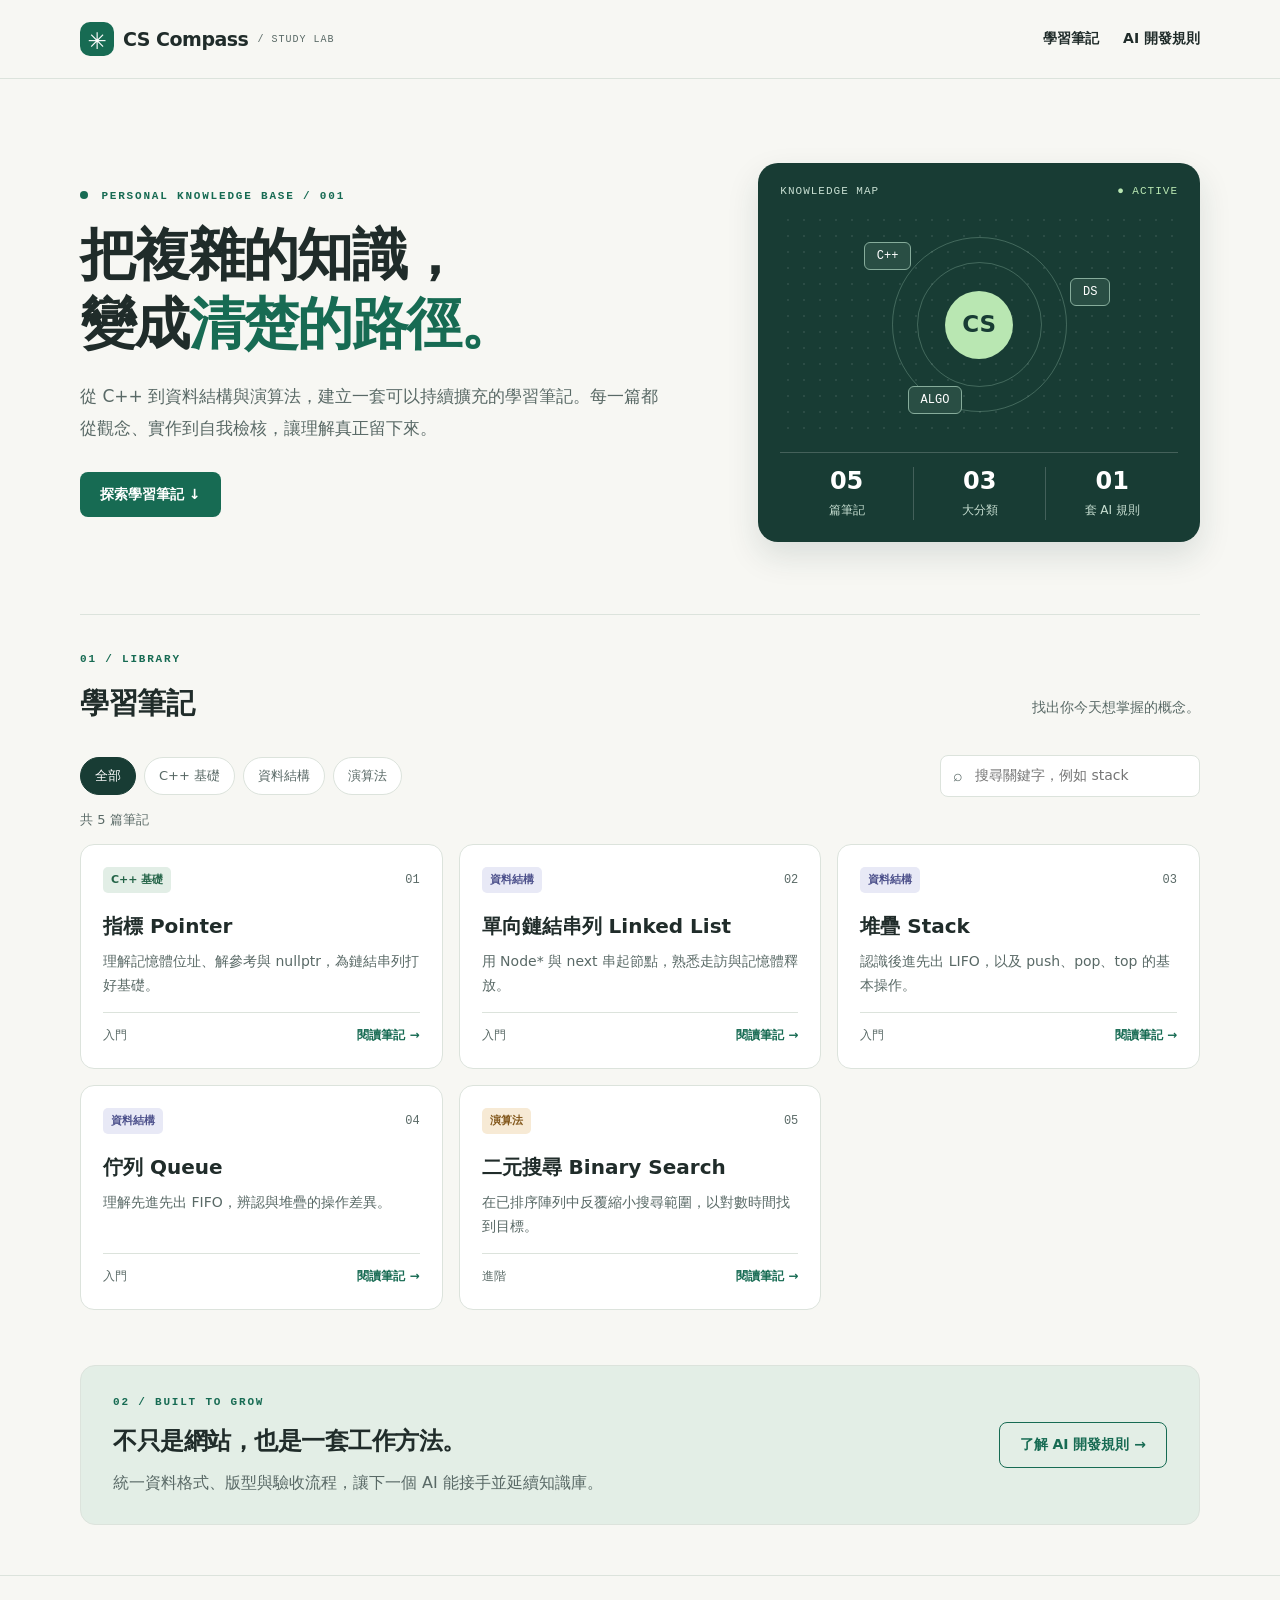
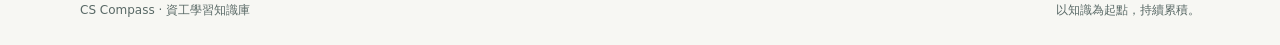
<file: index.html>
<!doctype html>
<html lang="zh-Hant"><head><meta charset="utf-8"><meta name="viewport" content="width=device-width, initial-scale=1"><meta name="description" content="CS Compass 資工學習知識庫"><title>首頁 | CS Compass</title><link rel="stylesheet" href="assets/style.css"><script defer src="assets/app.js"></script></head>
<body><a class="skip" href="#main">跳至主要內容</a><header><div class="shell nav"><a class="brand" href="index.html"><span class="logo" aria-hidden="true">✳</span> CS Compass<span class="brand-sub"> / STUDY LAB</span></a><nav aria-label="主要導覽"><a href="index.html#library">學習筆記</a><a href="workflow.html">AI 開發規則</a></nav></div></header><main id="main" class="shell"><section class="hero"><div><p class="eyebrow"><span class="dot"></span> PERSONAL KNOWLEDGE BASE / 001</p><h1>把複雜的知識，<br>變成<span class="accent">清楚的路徑。</span></h1><p class="lead">從 C++ 到資料結構與演算法，建立一套可以持續擴充的學習筆記。每一篇都從觀念、實作到自我檢核，讓理解真正留下來。</p><a class="primary" href="#library">探索學習筆記 ↓</a></div><aside class="hero-panel" aria-label="知識庫概況"><div class="panel-top"><span>KNOWLEDGE MAP</span><span class="live">● ACTIVE</span></div><div class="map"><div class="orbit o1"></div><div class="orbit o2"></div><div class="center-node">CS</div><span class="map-node node1">C++</span><span class="map-node node2">DS</span><span class="map-node node3">ALGO</span></div><div class="stats"><div><strong>05</strong><span>篇筆記</span></div><div><strong>03</strong><span>大分類</span></div><div><strong>01</strong><span>套 AI 規則</span></div></div></aside></section><section id="library" class="library"><div class="section-head"><div><p class="eyebrow">01 / LIBRARY</p><h2>學習筆記</h2></div><p>找出你今天想掌握的概念。</p></div><div class="toolbar"><div class="filters" aria-label="筆記分類"><button type="button" class="filter" data-filter="all" aria-pressed="true">全部</button><button type="button" class="filter" data-filter="cpp" aria-pressed="false">C++ 基礎</button><button type="button" class="filter" data-filter="structure" aria-pressed="false">資料結構</button><button type="button" class="filter" data-filter="algorithm" aria-pressed="false">演算法</button></div><label class="search"><span aria-hidden="true">⌕</span><input id="search" type="search" placeholder="搜尋關鍵字，例如 stack" aria-label="搜尋學習筆記"></label></div><p id="result-count" class="result" aria-live="polite">共 5 篇筆記</p><div class="cards"><article class="note-card" data-category="cpp" data-search="指標 Pointer 理解記憶體位址、解參考與 nullptr，為鏈結串列打好基礎。 C++ 基礎 指標儲存物件的位址；&amp;x 取得 x 的位址。 *p 取得 p 指向的物件，可以透過它修改該物件。 nullptr 表示未指向有效物件；不能對它解參考。"><div class="card-top"><span class="tag cpp">C++ 基礎</span><span class="num">01</span></div><h3><a href="notes/cpp-pointer.html">指標 Pointer</a></h3><p>理解記憶體位址、解參考與 nullptr，為鏈結串列打好基礎。</p><div class="card-bottom"><span>入門</span><a class="read" href="notes/cpp-pointer.html" aria-label="閱讀 指標 Pointer">閱讀筆記 →</a></div></article><article class="note-card" data-category="structure" data-search="單向鏈結串列 Linked List 用 Node* 與 next 串起節點，熟悉走訪與記憶體釋放。 資料結構 每個 Node 儲存資料 data 與下一個節點的位址 next。 head 指向第一個節點；最後一個節點的 next 為 nullptr。 走訪時可使用額外指標 cur，以免改變代表串列起點的 head。"><div class="card-top"><span class="tag structure">資料結構</span><span class="num">02</span></div><h3><a href="notes/linked-list.html">單向鏈結串列 Linked List</a></h3><p>用 Node* 與 next 串起節點，熟悉走訪與記憶體釋放。</p><div class="card-bottom"><span>入門</span><a class="read" href="notes/linked-list.html" aria-label="閱讀 單向鏈結串列 Linked List">閱讀筆記 →</a></div></article><article class="note-card" data-category="structure" data-search="堆疊 Stack 認識後進先出 LIFO，以及 push、pop、top 的基本操作。 資料結構 Stack 是 Last In, First Out (LIFO) 的資料結構。 push 加入頂端；pop 移除頂端；top 查看頂端。 C++ std::stack 的 pop 不回傳元素，須先使用 top 讀取。"><div class="card-top"><span class="tag structure">資料結構</span><span class="num">03</span></div><h3><a href="notes/stack.html">堆疊 Stack</a></h3><p>認識後進先出 LIFO，以及 push、pop、top 的基本操作。</p><div class="card-bottom"><span>入門</span><a class="read" href="notes/stack.html" aria-label="閱讀 堆疊 Stack">閱讀筆記 →</a></div></article><article class="note-card" data-category="structure" data-search="佇列 Queue 理解先進先出 FIFO，辨認與堆疊的操作差異。 資料結構 Queue 是 First In, First Out (FIFO) 的資料結構。 push 將元素加入尾端，pop 移除前端元素，front 查看前端。 排隊與廣度優先搜尋 (BFS) 都可使用佇列的先進先出特性。"><div class="card-top"><span class="tag structure">資料結構</span><span class="num">04</span></div><h3><a href="notes/queue.html">佇列 Queue</a></h3><p>理解先進先出 FIFO，辨認與堆疊的操作差異。</p><div class="card-bottom"><span>入門</span><a class="read" href="notes/queue.html" aria-label="閱讀 佇列 Queue">閱讀筆記 →</a></div></article><article class="note-card" data-category="algorithm" data-search="二元搜尋 Binary Search 在已排序陣列中反覆縮小搜尋範圍，以對數時間找到目標。 演算法 先確認陣列由小到大排序。 維護半開區間 [left, right)，每次檢查中點。 若中點值比目標小，就令 left = mid + 1；若較大，就令 right = mid。"><div class="card-top"><span class="tag algorithm">演算法</span><span class="num">05</span></div><h3><a href="notes/binary-search.html">二元搜尋 Binary Search</a></h3><p>在已排序陣列中反覆縮小搜尋範圍，以對數時間找到目標。</p><div class="card-bottom"><span>進階</span><a class="read" href="notes/binary-search.html" aria-label="閱讀 二元搜尋 Binary Search">閱讀筆記 →</a></div></article></div><p id="empty" hidden>沒有符合的筆記，請試試其他關鍵字或分類。</p><noscript>未啟用 JavaScript，仍可閱讀所有筆記；搜尋與篩選需啟用 JavaScript。</noscript></section><section class="callout"><div><p class="eyebrow">02 / BUILT TO GROW</p><h2>不只是網站，也是一套工作方法。</h2><p>統一資料格式、版型與驗收流程，讓下一個 AI 能接手並延續知識庫。</p></div><a class="secondary" href="workflow.html">了解 AI 開發規則 →</a></section></main><footer><div class="shell foot"><span>CS Compass · 資工學習知識庫</span><span>以知識為起點，持續累積。</span></div></footer></body></html>
</file>
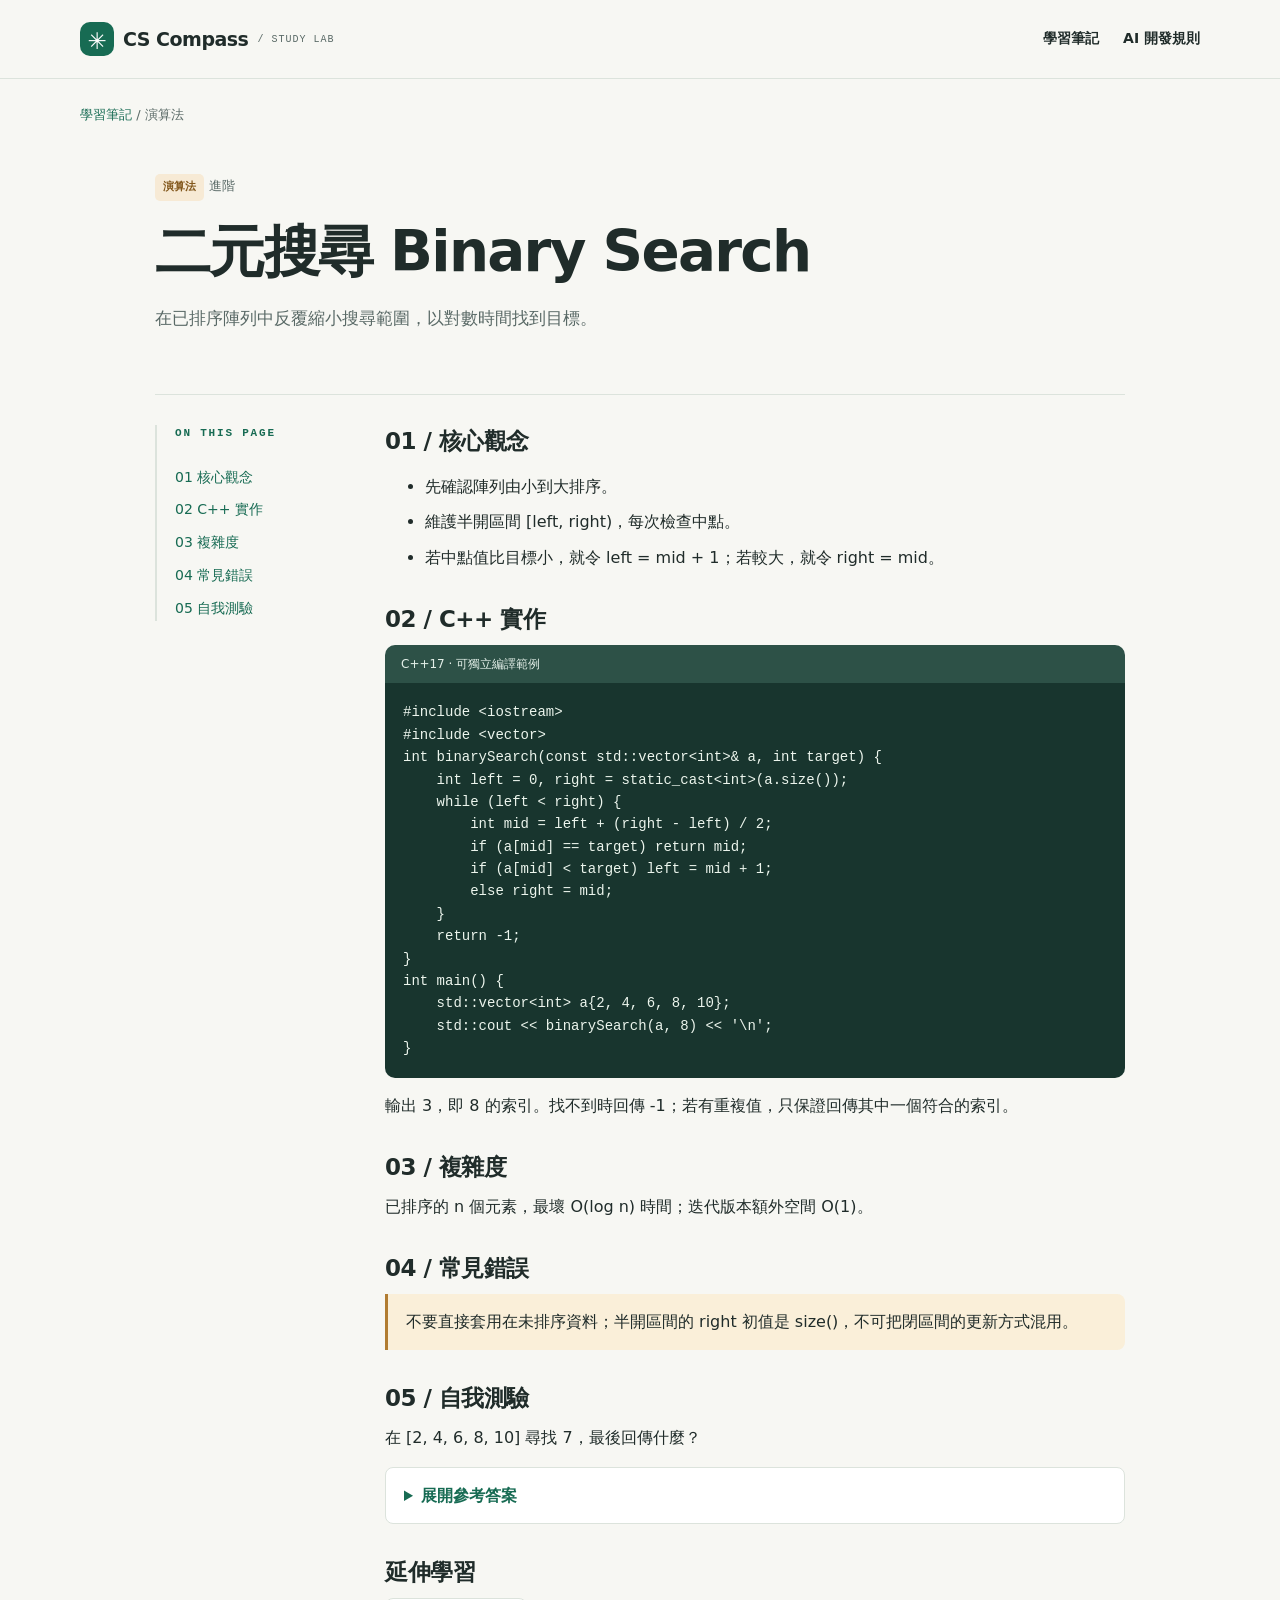
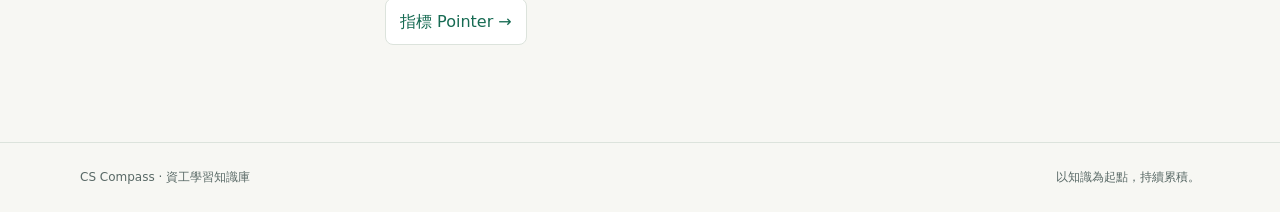
<file: binary-search.html>
<!doctype html>
<html lang="zh-Hant"><head><meta charset="utf-8"><meta name="viewport" content="width=device-width, initial-scale=1"><meta name="description" content="CS Compass 資工學習知識庫"><title>二元搜尋 Binary Search | CS Compass</title><link rel="stylesheet" href="../assets/style.css"><script defer src="../assets/app.js"></script></head>
<body><a class="skip" href="#main">跳至主要內容</a><header><div class="shell nav"><a class="brand" href="../index.html"><span class="logo" aria-hidden="true">✳</span> CS Compass<span class="brand-sub"> / STUDY LAB</span></a><nav aria-label="主要導覽"><a href="../index.html#library">學習筆記</a><a href="../workflow.html">AI 開發規則</a></nav></div></header><main id="main" class="shell"><div class="breadcrumb"><a href="../index.html#library">學習筆記</a> / 演算法</div><article class="article"><div class="article-head"><span class="tag algorithm">演算法</span> <span class="muted">進階</span><h1>二元搜尋 Binary Search</h1><p class="lead">在已排序陣列中反覆縮小搜尋範圍，以對數時間找到目標。</p></div><div class="article-grid"><aside class="toc"><p class="eyebrow">ON THIS PAGE</p><a href="#concept">01 核心觀念</a><a href="#example">02 C++ 實作</a><a href="#complexity">03 複雜度</a><a href="#mistake">04 常見錯誤</a><a href="#quiz">05 自我測驗</a></aside><div class="article-body"><section id="concept"><h2>01 / 核心觀念</h2><ul><li>先確認陣列由小到大排序。</li><li>維護半開區間 [left, right)，每次檢查中點。</li><li>若中點值比目標小，就令 left = mid + 1；若較大，就令 right = mid。</li></ul></section><section id="example"><h2>02 / C++ 實作</h2><div class="code-label">C++17 · 可獨立編譯範例</div><pre><code>#include &lt;iostream&gt;
#include &lt;vector&gt;
int binarySearch(const std::vector&lt;int&gt;&amp; a, int target) {
    int left = 0, right = static_cast&lt;int&gt;(a.size());
    while (left &lt; right) {
        int mid = left + (right - left) / 2;
        if (a[mid] == target) return mid;
        if (a[mid] &lt; target) left = mid + 1;
        else right = mid;
    }
    return -1;
}
int main() {
    std::vector&lt;int&gt; a{2, 4, 6, 8, 10};
    std::cout &lt;&lt; binarySearch(a, 8) &lt;&lt; &#x27;\n&#x27;;
}</code></pre><p>輸出 3，即 8 的索引。找不到時回傳 -1；若有重複值，只保證回傳其中一個符合的索引。</p></section><section id="complexity"><h2>03 / 複雜度</h2><p>已排序的 n 個元素，最壞 O(log n) 時間；迭代版本額外空間 O(1)。</p></section><section id="mistake"><h2>04 / 常見錯誤</h2><p class="warning">不要直接套用在未排序資料；半開區間的 right 初值是 size()，不可把閉區間的更新方式混用。</p></section><section id="quiz"><h2>05 / 自我測驗</h2><p>在 [2, 4, 6, 8, 10] 尋找 7，最後回傳什麼？</p><details><summary>展開參考答案</summary><p>-1，因為搜尋範圍縮小至空區間後仍未找到 7。</p></details></section><section><h2>延伸學習</h2><a class="related" href="cpp-pointer.html">指標 Pointer →</a></section></div></div></article></main><footer><div class="shell foot"><span>CS Compass · 資工學習知識庫</span><span>以知識為起點，持續累積。</span></div></footer></body></html>
</file>
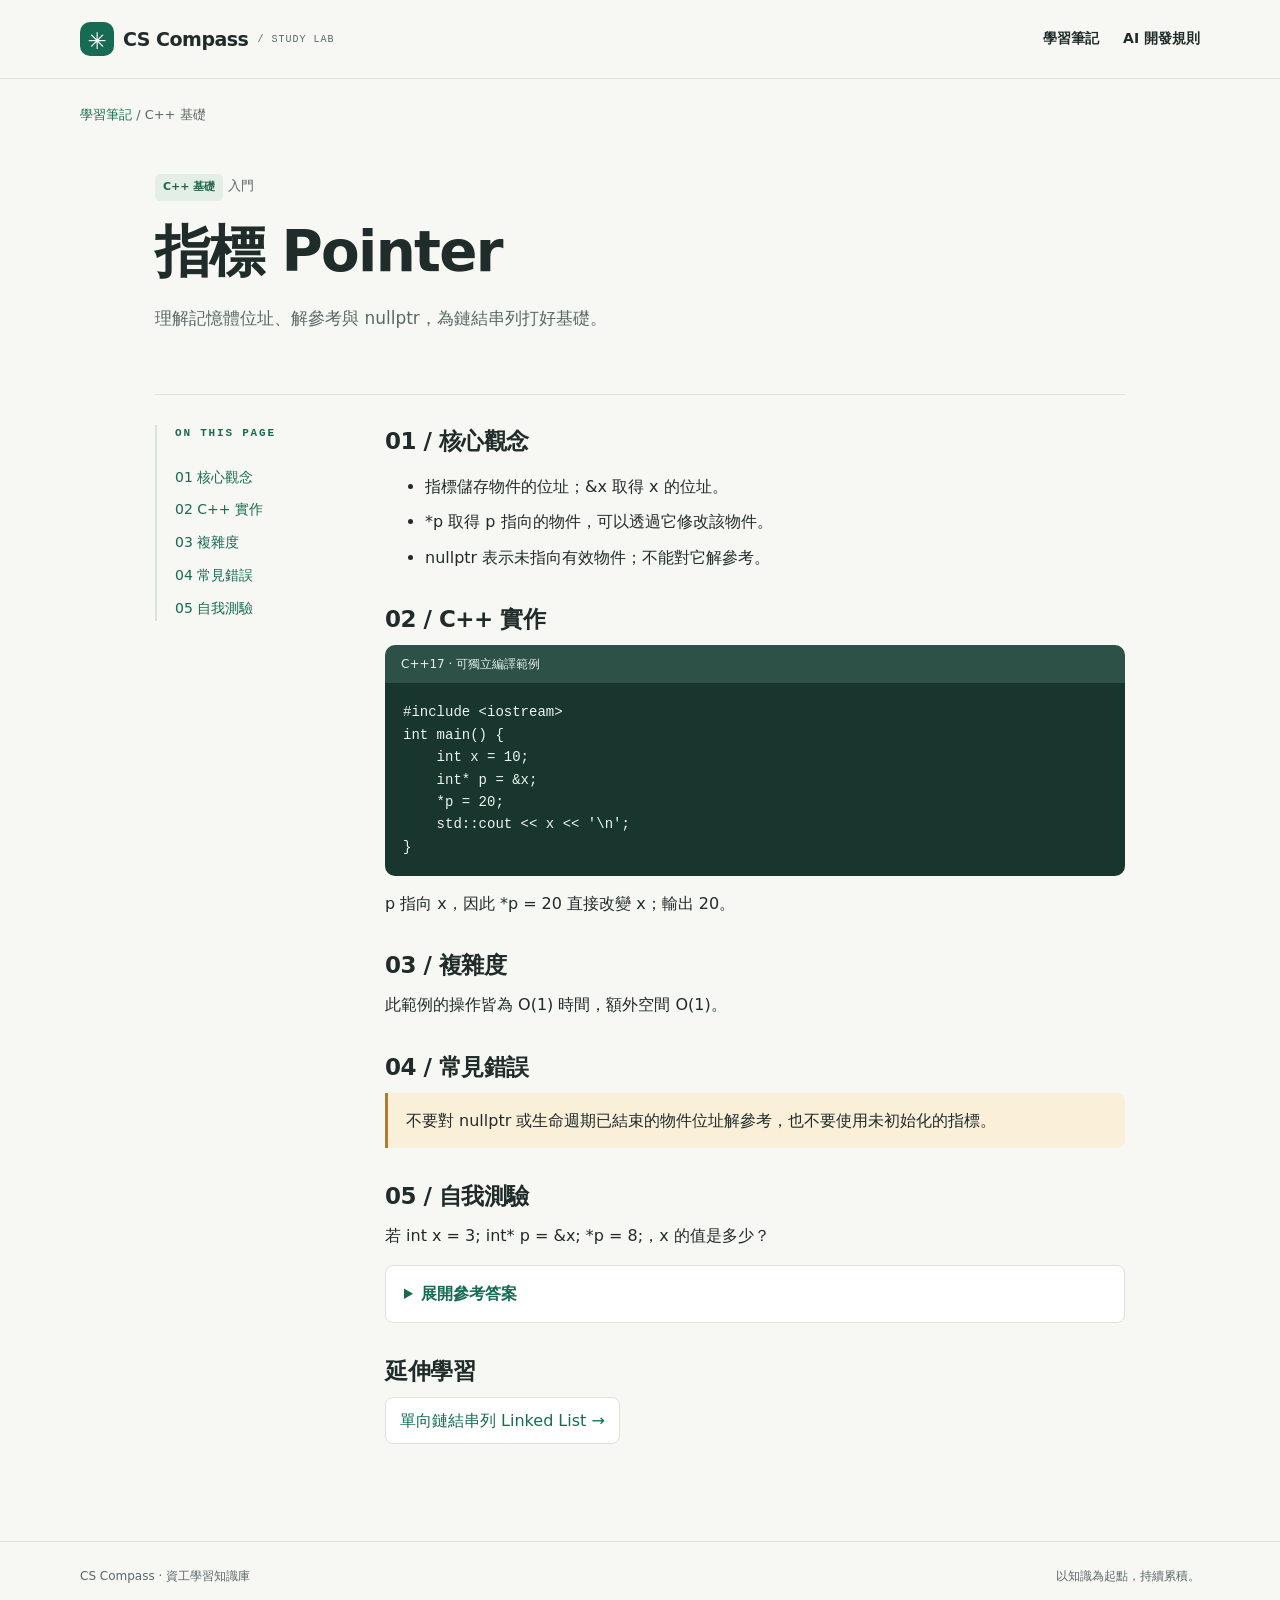
<file: cpp-pointer.html>
<!doctype html>
<html lang="zh-Hant"><head><meta charset="utf-8"><meta name="viewport" content="width=device-width, initial-scale=1"><meta name="description" content="CS Compass 資工學習知識庫"><title>指標 Pointer | CS Compass</title><link rel="stylesheet" href="../assets/style.css"><script defer src="../assets/app.js"></script></head>
<body><a class="skip" href="#main">跳至主要內容</a><header><div class="shell nav"><a class="brand" href="../index.html"><span class="logo" aria-hidden="true">✳</span> CS Compass<span class="brand-sub"> / STUDY LAB</span></a><nav aria-label="主要導覽"><a href="../index.html#library">學習筆記</a><a href="../workflow.html">AI 開發規則</a></nav></div></header><main id="main" class="shell"><div class="breadcrumb"><a href="../index.html#library">學習筆記</a> / C++ 基礎</div><article class="article"><div class="article-head"><span class="tag cpp">C++ 基礎</span> <span class="muted">入門</span><h1>指標 Pointer</h1><p class="lead">理解記憶體位址、解參考與 nullptr，為鏈結串列打好基礎。</p></div><div class="article-grid"><aside class="toc"><p class="eyebrow">ON THIS PAGE</p><a href="#concept">01 核心觀念</a><a href="#example">02 C++ 實作</a><a href="#complexity">03 複雜度</a><a href="#mistake">04 常見錯誤</a><a href="#quiz">05 自我測驗</a></aside><div class="article-body"><section id="concept"><h2>01 / 核心觀念</h2><ul><li>指標儲存物件的位址；&amp;x 取得 x 的位址。</li><li>*p 取得 p 指向的物件，可以透過它修改該物件。</li><li>nullptr 表示未指向有效物件；不能對它解參考。</li></ul></section><section id="example"><h2>02 / C++ 實作</h2><div class="code-label">C++17 · 可獨立編譯範例</div><pre><code>#include &lt;iostream&gt;
int main() {
    int x = 10;
    int* p = &amp;x;
    *p = 20;
    std::cout &lt;&lt; x &lt;&lt; &#x27;\n&#x27;;
}</code></pre><p>p 指向 x，因此 *p = 20 直接改變 x；輸出 20。</p></section><section id="complexity"><h2>03 / 複雜度</h2><p>此範例的操作皆為 O(1) 時間，額外空間 O(1)。</p></section><section id="mistake"><h2>04 / 常見錯誤</h2><p class="warning">不要對 nullptr 或生命週期已結束的物件位址解參考，也不要使用未初始化的指標。</p></section><section id="quiz"><h2>05 / 自我測驗</h2><p>若 int x = 3; int* p = &amp;x; *p = 8;，x 的值是多少？</p><details><summary>展開參考答案</summary><p>8，因為 *p 操作的是 x 本身。</p></details></section><section><h2>延伸學習</h2><a class="related" href="linked-list.html">單向鏈結串列 Linked List →</a></section></div></div></article></main><footer><div class="shell foot"><span>CS Compass · 資工學習知識庫</span><span>以知識為起點，持續累積。</span></div></footer></body></html>
</file>
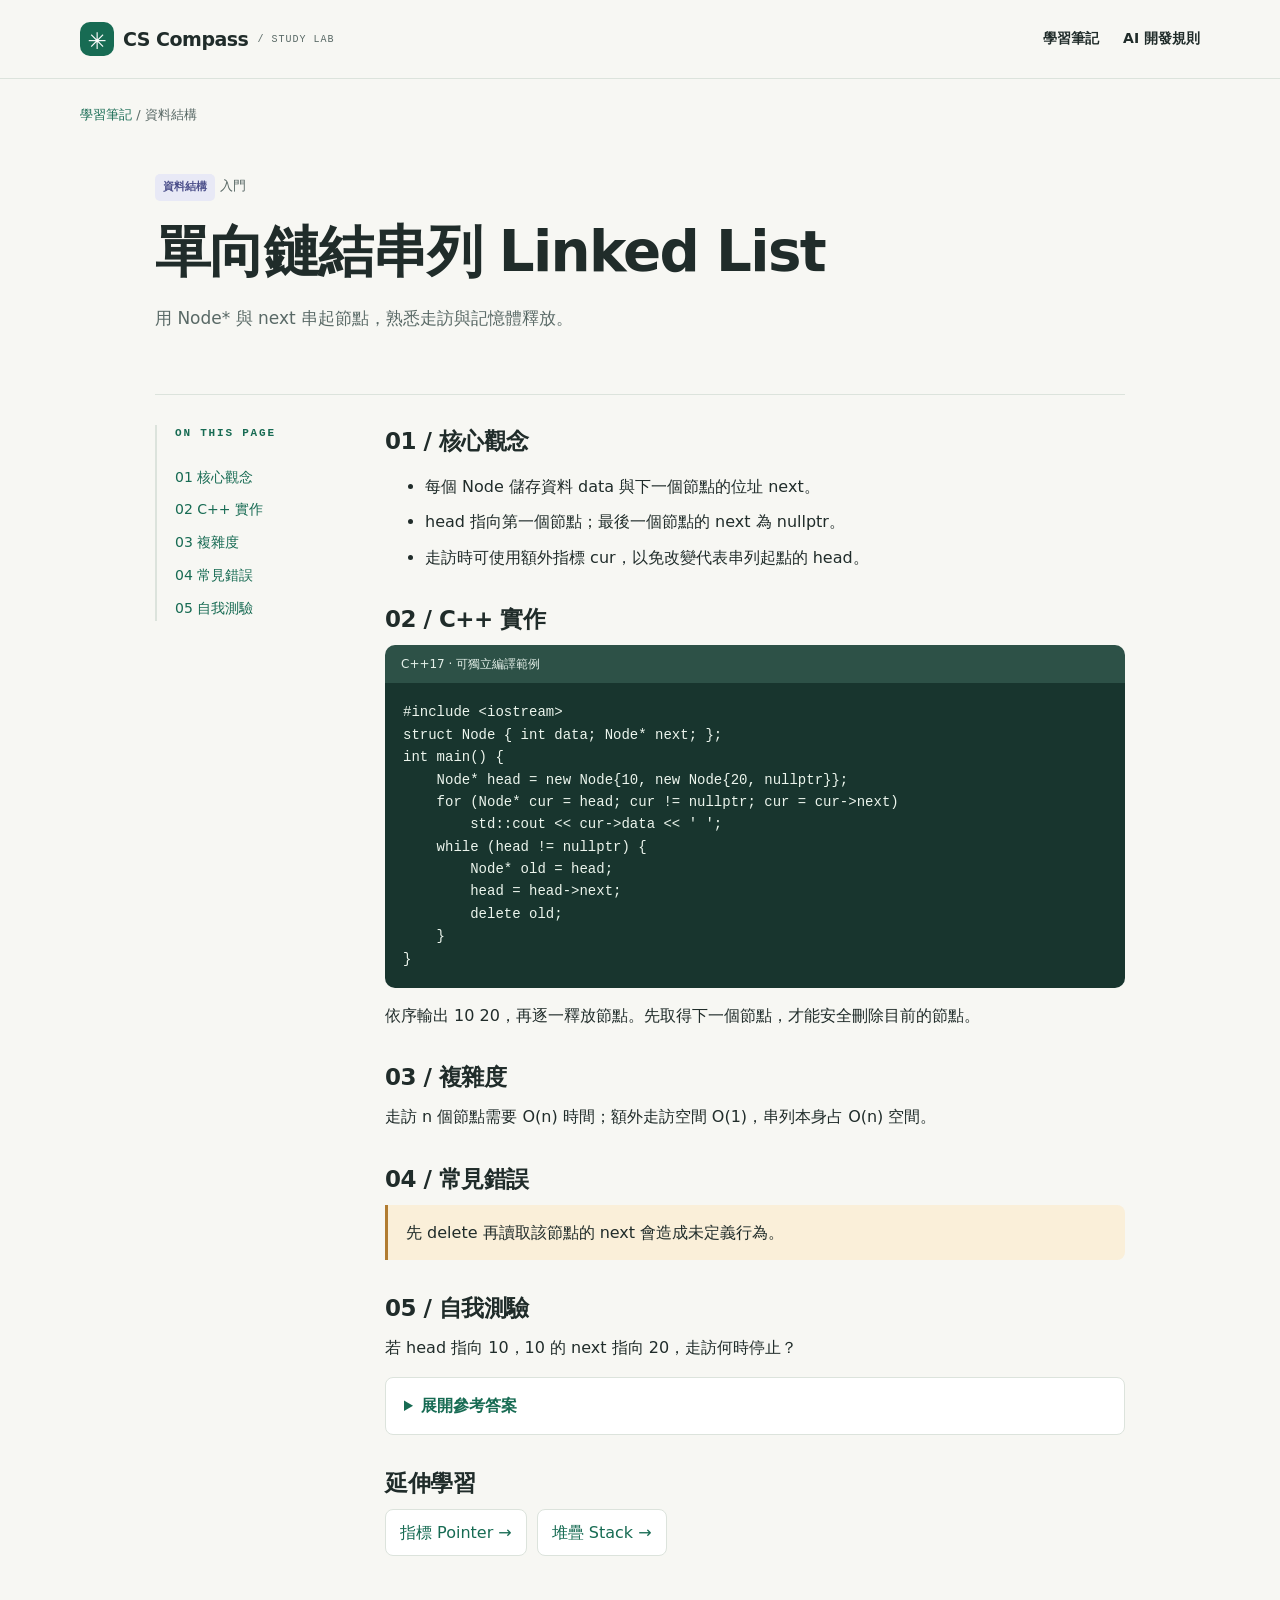
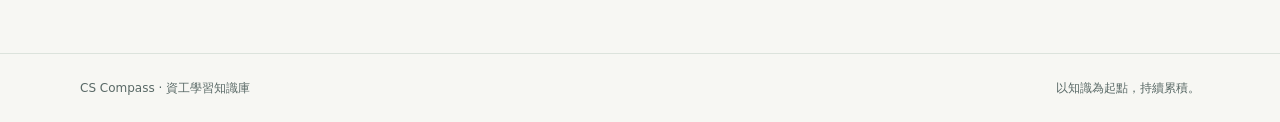
<file: linked-list.html>
<!doctype html>
<html lang="zh-Hant"><head><meta charset="utf-8"><meta name="viewport" content="width=device-width, initial-scale=1"><meta name="description" content="CS Compass 資工學習知識庫"><title>單向鏈結串列 Linked List | CS Compass</title><link rel="stylesheet" href="../assets/style.css"><script defer src="../assets/app.js"></script></head>
<body><a class="skip" href="#main">跳至主要內容</a><header><div class="shell nav"><a class="brand" href="../index.html"><span class="logo" aria-hidden="true">✳</span> CS Compass<span class="brand-sub"> / STUDY LAB</span></a><nav aria-label="主要導覽"><a href="../index.html#library">學習筆記</a><a href="../workflow.html">AI 開發規則</a></nav></div></header><main id="main" class="shell"><div class="breadcrumb"><a href="../index.html#library">學習筆記</a> / 資料結構</div><article class="article"><div class="article-head"><span class="tag structure">資料結構</span> <span class="muted">入門</span><h1>單向鏈結串列 Linked List</h1><p class="lead">用 Node* 與 next 串起節點，熟悉走訪與記憶體釋放。</p></div><div class="article-grid"><aside class="toc"><p class="eyebrow">ON THIS PAGE</p><a href="#concept">01 核心觀念</a><a href="#example">02 C++ 實作</a><a href="#complexity">03 複雜度</a><a href="#mistake">04 常見錯誤</a><a href="#quiz">05 自我測驗</a></aside><div class="article-body"><section id="concept"><h2>01 / 核心觀念</h2><ul><li>每個 Node 儲存資料 data 與下一個節點的位址 next。</li><li>head 指向第一個節點；最後一個節點的 next 為 nullptr。</li><li>走訪時可使用額外指標 cur，以免改變代表串列起點的 head。</li></ul></section><section id="example"><h2>02 / C++ 實作</h2><div class="code-label">C++17 · 可獨立編譯範例</div><pre><code>#include &lt;iostream&gt;
struct Node { int data; Node* next; };
int main() {
    Node* head = new Node{10, new Node{20, nullptr}};
    for (Node* cur = head; cur != nullptr; cur = cur-&gt;next)
        std::cout &lt;&lt; cur-&gt;data &lt;&lt; &#x27; &#x27;;
    while (head != nullptr) {
        Node* old = head;
        head = head-&gt;next;
        delete old;
    }
}</code></pre><p>依序輸出 10 20，再逐一釋放節點。先取得下一個節點，才能安全刪除目前的節點。</p></section><section id="complexity"><h2>03 / 複雜度</h2><p>走訪 n 個節點需要 O(n) 時間；額外走訪空間 O(1)，串列本身占 O(n) 空間。</p></section><section id="mistake"><h2>04 / 常見錯誤</h2><p class="warning">先 delete 再讀取該節點的 next 會造成未定義行為。</p></section><section id="quiz"><h2>05 / 自我測驗</h2><p>若 head 指向 10，10 的 next 指向 20，走訪何時停止？</p><details><summary>展開參考答案</summary><p>當 cur 變成 nullptr 時停止；10 和 20 都會被讀取。</p></details></section><section><h2>延伸學習</h2><a class="related" href="cpp-pointer.html">指標 Pointer →</a><a class="related" href="stack.html">堆疊 Stack →</a></section></div></div></article></main><footer><div class="shell foot"><span>CS Compass · 資工學習知識庫</span><span>以知識為起點，持續累積。</span></div></footer></body></html>
</file>
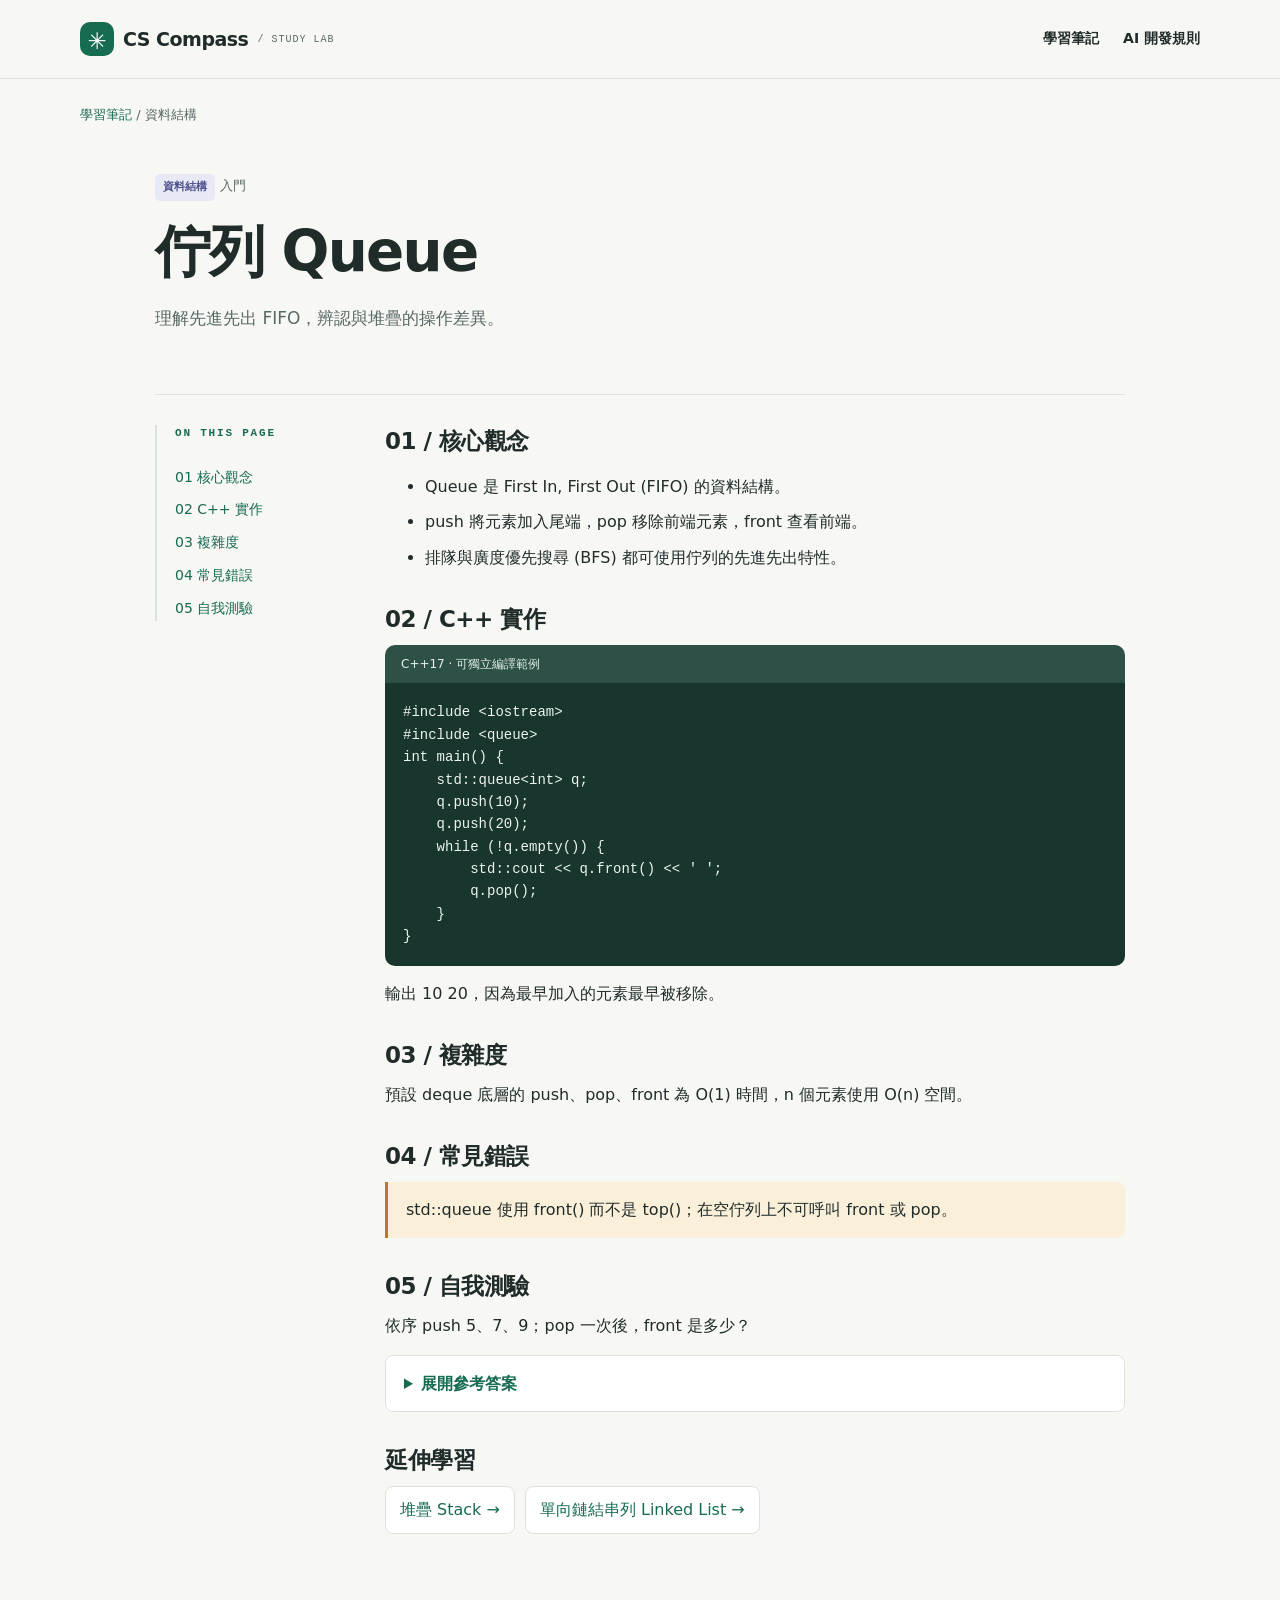
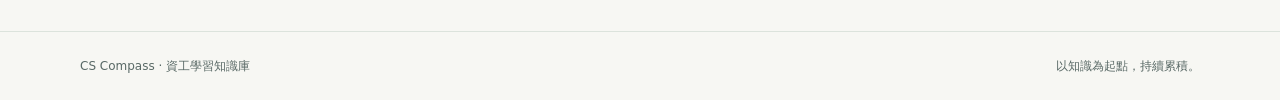
<file: queue.html>
<!doctype html>
<html lang="zh-Hant"><head><meta charset="utf-8"><meta name="viewport" content="width=device-width, initial-scale=1"><meta name="description" content="CS Compass 資工學習知識庫"><title>佇列 Queue | CS Compass</title><link rel="stylesheet" href="../assets/style.css"><script defer src="../assets/app.js"></script></head>
<body><a class="skip" href="#main">跳至主要內容</a><header><div class="shell nav"><a class="brand" href="../index.html"><span class="logo" aria-hidden="true">✳</span> CS Compass<span class="brand-sub"> / STUDY LAB</span></a><nav aria-label="主要導覽"><a href="../index.html#library">學習筆記</a><a href="../workflow.html">AI 開發規則</a></nav></div></header><main id="main" class="shell"><div class="breadcrumb"><a href="../index.html#library">學習筆記</a> / 資料結構</div><article class="article"><div class="article-head"><span class="tag structure">資料結構</span> <span class="muted">入門</span><h1>佇列 Queue</h1><p class="lead">理解先進先出 FIFO，辨認與堆疊的操作差異。</p></div><div class="article-grid"><aside class="toc"><p class="eyebrow">ON THIS PAGE</p><a href="#concept">01 核心觀念</a><a href="#example">02 C++ 實作</a><a href="#complexity">03 複雜度</a><a href="#mistake">04 常見錯誤</a><a href="#quiz">05 自我測驗</a></aside><div class="article-body"><section id="concept"><h2>01 / 核心觀念</h2><ul><li>Queue 是 First In, First Out (FIFO) 的資料結構。</li><li>push 將元素加入尾端，pop 移除前端元素，front 查看前端。</li><li>排隊與廣度優先搜尋 (BFS) 都可使用佇列的先進先出特性。</li></ul></section><section id="example"><h2>02 / C++ 實作</h2><div class="code-label">C++17 · 可獨立編譯範例</div><pre><code>#include &lt;iostream&gt;
#include &lt;queue&gt;
int main() {
    std::queue&lt;int&gt; q;
    q.push(10);
    q.push(20);
    while (!q.empty()) {
        std::cout &lt;&lt; q.front() &lt;&lt; &#x27; &#x27;;
        q.pop();
    }
}</code></pre><p>輸出 10 20，因為最早加入的元素最早被移除。</p></section><section id="complexity"><h2>03 / 複雜度</h2><p>預設 deque 底層的 push、pop、front 為 O(1) 時間，n 個元素使用 O(n) 空間。</p></section><section id="mistake"><h2>04 / 常見錯誤</h2><p class="warning">std::queue 使用 front() 而不是 top()；在空佇列上不可呼叫 front 或 pop。</p></section><section id="quiz"><h2>05 / 自我測驗</h2><p>依序 push 5、7、9；pop 一次後，front 是多少？</p><details><summary>展開參考答案</summary><p>7，因為 5 已先被移除。</p></details></section><section><h2>延伸學習</h2><a class="related" href="stack.html">堆疊 Stack →</a><a class="related" href="linked-list.html">單向鏈結串列 Linked List →</a></section></div></div></article></main><footer><div class="shell foot"><span>CS Compass · 資工學習知識庫</span><span>以知識為起點，持續累積。</span></div></footer></body></html>
</file>
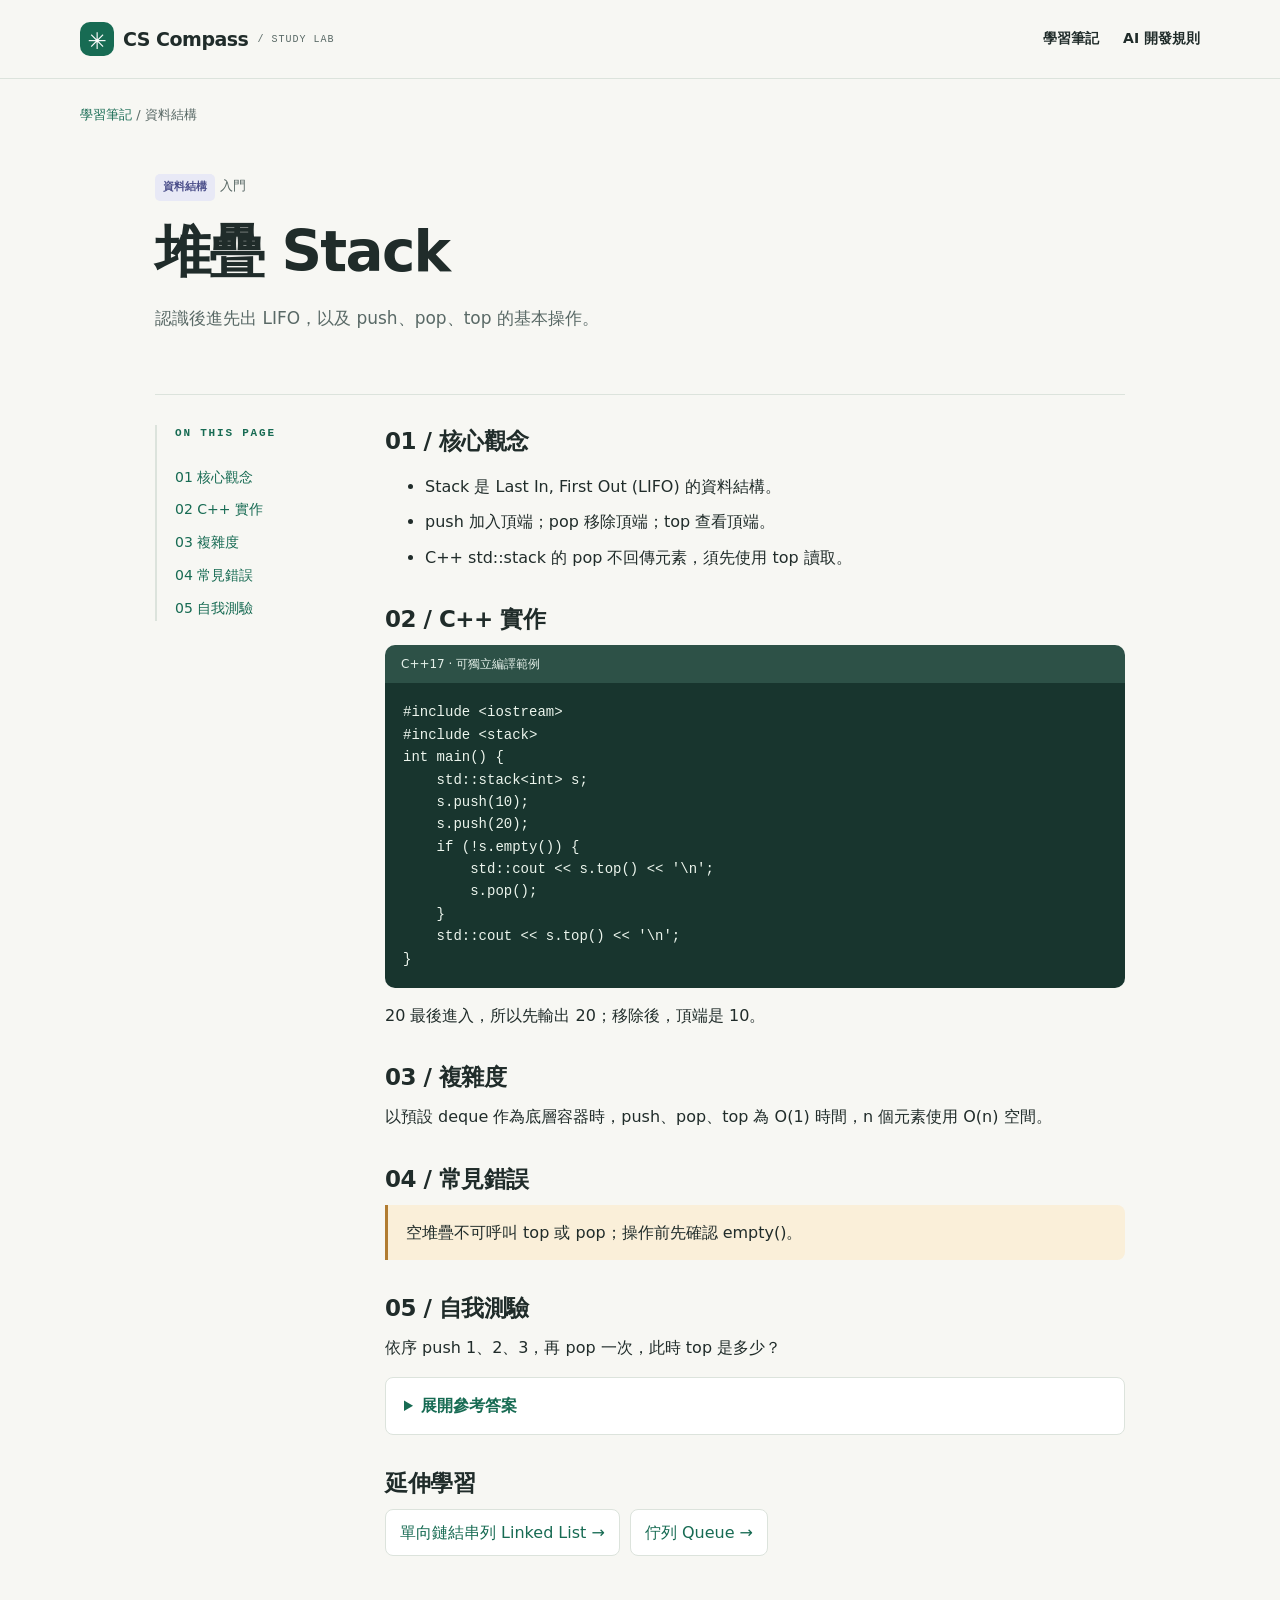
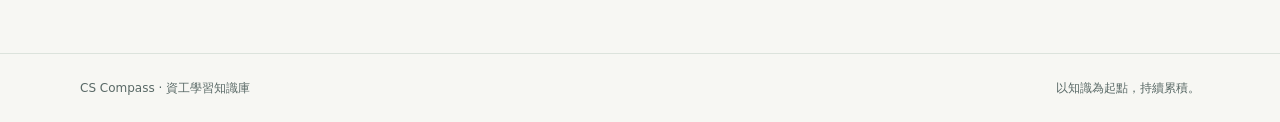
<file: stack.html>
<!doctype html>
<html lang="zh-Hant"><head><meta charset="utf-8"><meta name="viewport" content="width=device-width, initial-scale=1"><meta name="description" content="CS Compass 資工學習知識庫"><title>堆疊 Stack | CS Compass</title><link rel="stylesheet" href="../assets/style.css"><script defer src="../assets/app.js"></script></head>
<body><a class="skip" href="#main">跳至主要內容</a><header><div class="shell nav"><a class="brand" href="../index.html"><span class="logo" aria-hidden="true">✳</span> CS Compass<span class="brand-sub"> / STUDY LAB</span></a><nav aria-label="主要導覽"><a href="../index.html#library">學習筆記</a><a href="../workflow.html">AI 開發規則</a></nav></div></header><main id="main" class="shell"><div class="breadcrumb"><a href="../index.html#library">學習筆記</a> / 資料結構</div><article class="article"><div class="article-head"><span class="tag structure">資料結構</span> <span class="muted">入門</span><h1>堆疊 Stack</h1><p class="lead">認識後進先出 LIFO，以及 push、pop、top 的基本操作。</p></div><div class="article-grid"><aside class="toc"><p class="eyebrow">ON THIS PAGE</p><a href="#concept">01 核心觀念</a><a href="#example">02 C++ 實作</a><a href="#complexity">03 複雜度</a><a href="#mistake">04 常見錯誤</a><a href="#quiz">05 自我測驗</a></aside><div class="article-body"><section id="concept"><h2>01 / 核心觀念</h2><ul><li>Stack 是 Last In, First Out (LIFO) 的資料結構。</li><li>push 加入頂端；pop 移除頂端；top 查看頂端。</li><li>C++ std::stack 的 pop 不回傳元素，須先使用 top 讀取。</li></ul></section><section id="example"><h2>02 / C++ 實作</h2><div class="code-label">C++17 · 可獨立編譯範例</div><pre><code>#include &lt;iostream&gt;
#include &lt;stack&gt;
int main() {
    std::stack&lt;int&gt; s;
    s.push(10);
    s.push(20);
    if (!s.empty()) {
        std::cout &lt;&lt; s.top() &lt;&lt; &#x27;\n&#x27;;
        s.pop();
    }
    std::cout &lt;&lt; s.top() &lt;&lt; &#x27;\n&#x27;;
}</code></pre><p>20 最後進入，所以先輸出 20；移除後，頂端是 10。</p></section><section id="complexity"><h2>03 / 複雜度</h2><p>以預設 deque 作為底層容器時，push、pop、top 為 O(1) 時間，n 個元素使用 O(n) 空間。</p></section><section id="mistake"><h2>04 / 常見錯誤</h2><p class="warning">空堆疊不可呼叫 top 或 pop；操作前先確認 empty()。</p></section><section id="quiz"><h2>05 / 自我測驗</h2><p>依序 push 1、2、3，再 pop 一次，此時 top 是多少？</p><details><summary>展開參考答案</summary><p>2。3 是最後加入的元素，因此最先被移除。</p></details></section><section><h2>延伸學習</h2><a class="related" href="linked-list.html">單向鏈結串列 Linked List →</a><a class="related" href="queue.html">佇列 Queue →</a></section></div></div></article></main><footer><div class="shell foot"><span>CS Compass · 資工學習知識庫</span><span>以知識為起點，持續累積。</span></div></footer></body></html>
</file>
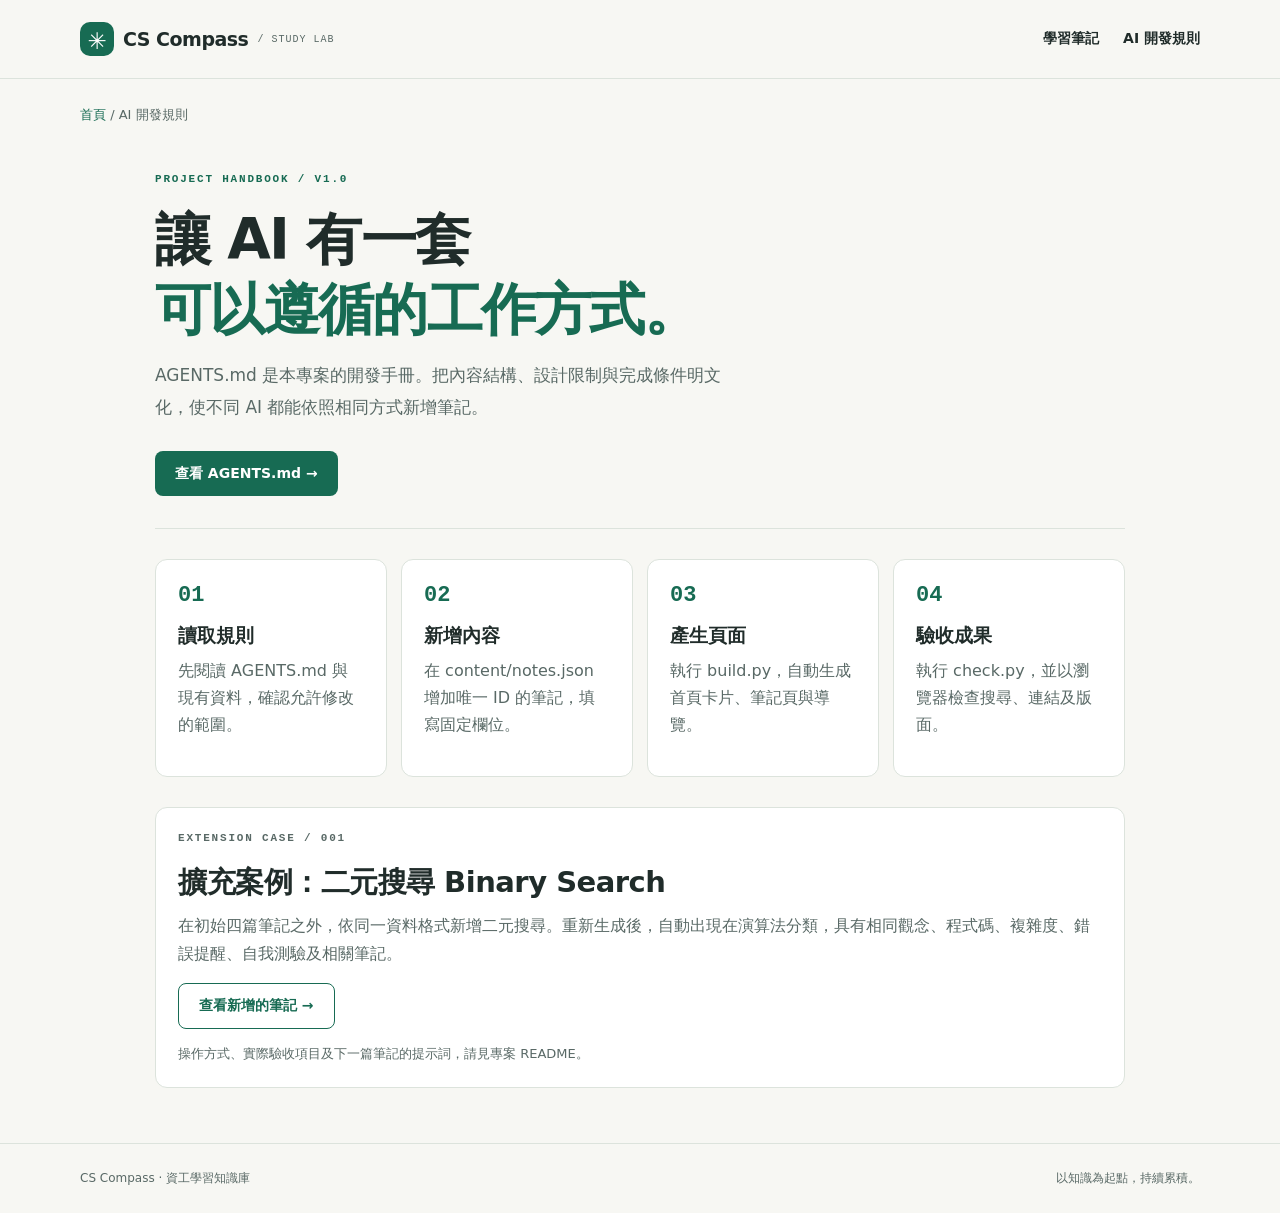
<file: workflow.html>
<!doctype html>
<html lang="zh-Hant"><head><meta charset="utf-8"><meta name="viewport" content="width=device-width, initial-scale=1"><meta name="description" content="CS Compass 資工學習知識庫"><title>AI 開發規則 | CS Compass</title><link rel="stylesheet" href="assets/style.css"><script defer src="assets/app.js"></script></head>
<body><a class="skip" href="#main">跳至主要內容</a><header><div class="shell nav"><a class="brand" href="index.html"><span class="logo" aria-hidden="true">✳</span> CS Compass<span class="brand-sub"> / STUDY LAB</span></a><nav aria-label="主要導覽"><a href="index.html#library">學習筆記</a><a href="workflow.html">AI 開發規則</a></nav></div></header><main id="main" class="shell"><div class="breadcrumb"><a href="index.html">首頁</a> / AI 開發規則</div><article class="article"><div class="article-head"><p class="eyebrow">PROJECT HANDBOOK / V1.0</p><h1>讓 AI 有一套<br><span class="accent">可以遵循的工作方式。</span></h1><p class="lead">AGENTS.md 是本專案的開發手冊。把內容結構、設計限制與完成條件明文化，使不同 AI 都能依照相同方式新增筆記。</p><a class="primary" href="AGENTS.md">查看 AGENTS.md →</a></div><div class="steps"><div><span>01</span><h3>讀取規則</h3><p>先閱讀 AGENTS.md 與現有資料，確認允許修改的範圍。</p></div><div><span>02</span><h3>新增內容</h3><p>在 content/notes.json 增加唯一 ID 的筆記，填寫固定欄位。</p></div><div><span>03</span><h3>產生頁面</h3><p>執行 build.py，自動生成首頁卡片、筆記頁與導覽。</p></div><div><span>04</span><h3>驗收成果</h3><p>執行 check.py，並以瀏覽器檢查搜尋、連結及版面。</p></div></div><section class="case"><p class="eyebrow">EXTENSION CASE / 001</p><h2>擴充案例：二元搜尋 Binary Search</h2><p>在初始四篇筆記之外，依同一資料格式新增二元搜尋。重新生成後，自動出現在演算法分類，具有相同觀念、程式碼、複雜度、錯誤提醒、自我測驗及相關筆記。</p><a class="secondary" href="notes/binary-search.html">查看新增的筆記 →</a><p class="muted">操作方式、實際驗收項目及下一篇筆記的提示詞，請見專案 README。</p></section></article></main><footer><div class="shell foot"><span>CS Compass · 資工學習知識庫</span><span>以知識為起點，持續累積。</span></div></footer></body></html>
</file>
<file: assets/style.css>
:root{--bg:#f7f7f3;--ink:#202c2a;--muted:#596966;--line:#dce3dc;--accent:#176b53;--white:#fff;--soft:#e3eee6;--dark:#183c34}*{box-sizing:border-box}html{scroll-behavior:smooth;scroll-padding-top:24px}body{margin:0;background:var(--bg);color:var(--ink);font-family:system-ui,-apple-system,BlinkMacSystemFont,"PingFang TC","Microsoft JhengHei",sans-serif;line-height:1.7}a{color:var(--accent);text-decoration:none}a:hover{text-decoration:underline}a:focus-visible,button:focus-visible,input:focus-visible,summary:focus-visible{outline:3px solid #1b826a;outline-offset:4px}button,input{font:inherit}[hidden]{display:none!important}.shell{width:min(1120px,calc(100% - 64px));margin:auto}.skip{position:absolute;left:12px;top:-100px;background:white;padding:10px;z-index:10}.skip:focus{top:12px}header{border-bottom:1px solid var(--line)}.nav{display:flex;justify-content:space-between;align-items:center;min-height:78px;gap:18px}.brand{font-size:19px;font-weight:800;letter-spacing:-.5px;color:var(--ink);display:flex;align-items:center;gap:9px}.logo{background:var(--accent);color:#fff;display:inline-grid;place-items:center;width:34px;height:34px;border-radius:10px;font-size:23px}.brand-sub{font:10px ui-monospace,monospace;letter-spacing:1px;color:var(--muted)}nav{display:flex;gap:24px}nav a{color:var(--ink);font-size:14px;font-weight:650}.hero{display:grid;grid-template-columns:1.4fr 1fr;gap:60px;align-items:center;padding:84px 0 72px}.eyebrow{font:600 11px/1.6 ui-monospace,monospace;letter-spacing:1.8px;color:var(--accent);margin:0 0 14px}.dot{display:inline-block;width:8px;height:8px;border-radius:50%;background:var(--accent);margin-right:5px}h1,h2,h3,p{margin-top:0}h1{font-size:clamp(33px,4.4vw,58px);line-height:1.24;letter-spacing:-1.7px;margin-bottom:22px}h2{font-size:29px;line-height:1.4;letter-spacing:-.5px;margin-bottom:10px}h3{line-height:1.35}.accent{color:var(--accent)}.lead{font-size:17px;max-width:590px;color:var(--muted);line-height:1.85;margin-bottom:28px}.primary,.secondary{display:inline-flex;align-items:center;justify-content:center;min-height:45px;padding:10px 20px;border-radius:8px;font-size:14px;font-weight:700}.primary{color:#fff;background:var(--accent)}.secondary{border:1px solid var(--accent);color:var(--accent);background:transparent}.hero-panel{background:var(--dark);border-radius:20px;padding:22px;color:#fff;box-shadow:0 14px 32px #193b3420}.panel-top{display:flex;justify-content:space-between;font:11px ui-monospace,monospace;letter-spacing:1px;color:#c8dfd2}.live{color:#b9e7b2}.map{height:225px;position:relative;display:grid;place-items:center;background:radial-gradient(#ffffff15 1px,transparent 1px);background-size:16px 16px;margin:15px 0;overflow:hidden}.orbit{position:absolute;width:175px;height:175px;border:1px solid #99c2ad55;border-radius:50%}.o2{width:125px;height:125px}.center-node{display:grid;place-items:center;border-radius:50%;background:#b9e7b2;color:var(--dark);width:68px;height:68px;font-size:23px;font-weight:800;z-index:1}.map-node{position:absolute;padding:6px 12px;border:1px solid #86ac9b;background:#294e44;border-radius:6px;font:12px ui-monospace,monospace}.node1{top:30px;left:21%}.node2{right:17%;top:66px}.node3{bottom:23px;left:32%}.stats{display:grid;grid-template-columns:repeat(3,1fr);border-top:1px solid #ffffff30;padding-top:14px}.stats div{text-align:center;display:grid;gap:4px}.stats div+div{border-left:1px solid #ffffff30}.stats strong{font-size:24px;line-height:1.2}.stats span{font-size:12px;color:#c8dfd2}.library{border-top:1px solid var(--line);padding:36px 0 55px}.section-head{display:flex;justify-content:space-between;align-items:end;gap:16px}.section-head>p{color:var(--muted);font-size:14px}.toolbar{display:flex;justify-content:space-between;align-items:center;gap:15px;margin:22px 0 12px;flex-wrap:wrap}.filters{display:flex;gap:8px;flex-wrap:wrap}.filter{background:white;border:1px solid var(--line);color:var(--muted);border-radius:99px;padding:7px 14px;font-size:13px;cursor:pointer}.filter[aria-pressed=true]{background:var(--dark);color:white;border-color:var(--dark)}.search{display:flex;gap:10px;align-items:center;background:white;border:1px solid var(--line);border-radius:8px;padding:6px 12px;min-width:260px;color:var(--muted)}.search input{border:none;background:transparent;min-width:0;width:100%;font-size:14px;color:var(--ink)}.result,.muted{font-size:13px;color:var(--muted)}.cards{display:grid;grid-template-columns:repeat(3,minmax(0,1fr));gap:16px}.note-card{display:flex;flex-direction:column;min-height:225px;background:white;border:1px solid var(--line);border-radius:14px;padding:22px;transition:transform .15s,border-color .15s}.note-card:hover{transform:translateY(-3px);border-color:#8cab9a}.card-top,.card-bottom{display:flex;align-items:center;justify-content:space-between;gap:10px}.tag{display:inline-block;border-radius:5px;background:#e2eee6;color:#246448;padding:4px 8px;font-size:11px;font-weight:700}.tag.structure{background:#e8e9f6;color:#4c508b}.tag.algorithm{background:#f7ead5;color:#82571b}.num{font:12px ui-monospace,monospace;color:var(--muted)}.note-card h3{font-size:20px;margin:20px 0 10px}.note-card h3 a{color:var(--ink)}.note-card p{font-size:14px;color:var(--muted);flex:1}.card-bottom{border-top:1px solid var(--line);padding-top:12px;font-size:12px;color:var(--muted)}.read{font-weight:700}.callout{border:1px solid var(--line);background:var(--soft);border-radius:15px;padding:28px 32px;display:flex;align-items:center;justify-content:space-between;gap:22px;margin-bottom:50px}.callout p:last-child{margin-bottom:0;color:var(--muted)}.callout h2{font-size:24px}footer{border-top:1px solid var(--line);color:var(--muted);font-size:12px}.foot{padding:24px 0;display:flex;justify-content:space-between;gap:10px}.breadcrumb{font-size:13px;color:var(--muted);padding:25px 0}.article{max-width:970px;margin:auto;padding-bottom:55px}.article-head{border-bottom:1px solid var(--line);padding:20px 0 32px;margin-bottom:30px}.article-head h1{margin:16px 0}.article-grid{display:grid;grid-template-columns:190px minmax(0,1fr);gap:40px}.toc{position:sticky;top:20px;align-self:start;display:grid;gap:9px;border-left:2px solid var(--line);padding-left:18px}.toc a{font-size:14px}.article-body section{margin-bottom:32px}.article-body h2{font-size:23px}.article-body li{margin-bottom:8px}.code-label{background:#2d5147;color:#e3efe8;padding:9px 16px;border-radius:10px 10px 0 0;font-size:12px}pre{margin:0 0 14px;padding:18px;background:#18352e;color:#ecf5ed;overflow:auto;border-radius:0 0 10px 10px;font-size:14px;line-height:1.6}code{font-family:ui-monospace,SFMono-Regular,Consolas,monospace}.warning{background:#faefd9;border-left:3px solid #b17c31;padding:14px 18px;border-radius:0 8px 8px 0}details{border:1px solid var(--line);border-radius:8px;background:white;padding:14px 18px}summary{cursor:pointer;font-weight:700;color:var(--accent)}details p{margin:12px 0 0}.related{display:inline-block;margin:0 10px 10px 0;border:1px solid var(--line);border-radius:8px;background:white;padding:9px 14px}.steps{display:grid;grid-template-columns:repeat(4,minmax(0,1fr));gap:14px;margin:30px 0}.steps>div,.case{border:1px solid var(--line);border-radius:12px;background:#fff;padding:22px}.steps span{font:600 22px ui-monospace,monospace;color:var(--accent)}.steps h3{margin:14px 0 8px}.steps p,.case p{color:var(--muted)}.case .muted{margin-top:14px;margin-bottom:0}@media(max-width:850px){.hero{gap:28px;padding:55px 0}.cards{grid-template-columns:repeat(2,minmax(0,1fr))}.steps{grid-template-columns:repeat(2,minmax(0,1fr))}.brand-sub{display:none}}@media(max-width:600px){.shell{width:calc(100% - 36px)}.nav{flex-wrap:wrap;gap:7px;padding:14px 0}.nav nav{gap:20px}.hero{grid-template-columns:1fr;padding:37px 0;gap:26px}.hero h1{letter-spacing:-1px}.cards,.article-grid,.steps{grid-template-columns:1fr}.section-head,.callout,.foot{align-items:flex-start;flex-direction:column}.section-head p{margin:0}.search{min-width:0;width:100%}.toc{position:static}.callout{padding:22px}.article-grid{gap:20px}.note-card{min-height:0}.map{height:190px}h2{font-size:25px}.article-head h1{font-size:34px}}@media(prefers-reduced-motion:reduce){html{scroll-behavior:auto}*,*::before,*::after{transition:none!important}}
@media(max-width:600px){.article-grid,.cards,.steps{grid-template-columns:minmax(0,1fr)}.article-body,.article-grid>*{min-width:0}.article-head h1,.related,.article-body p{overflow-wrap:anywhere}}
</file>
